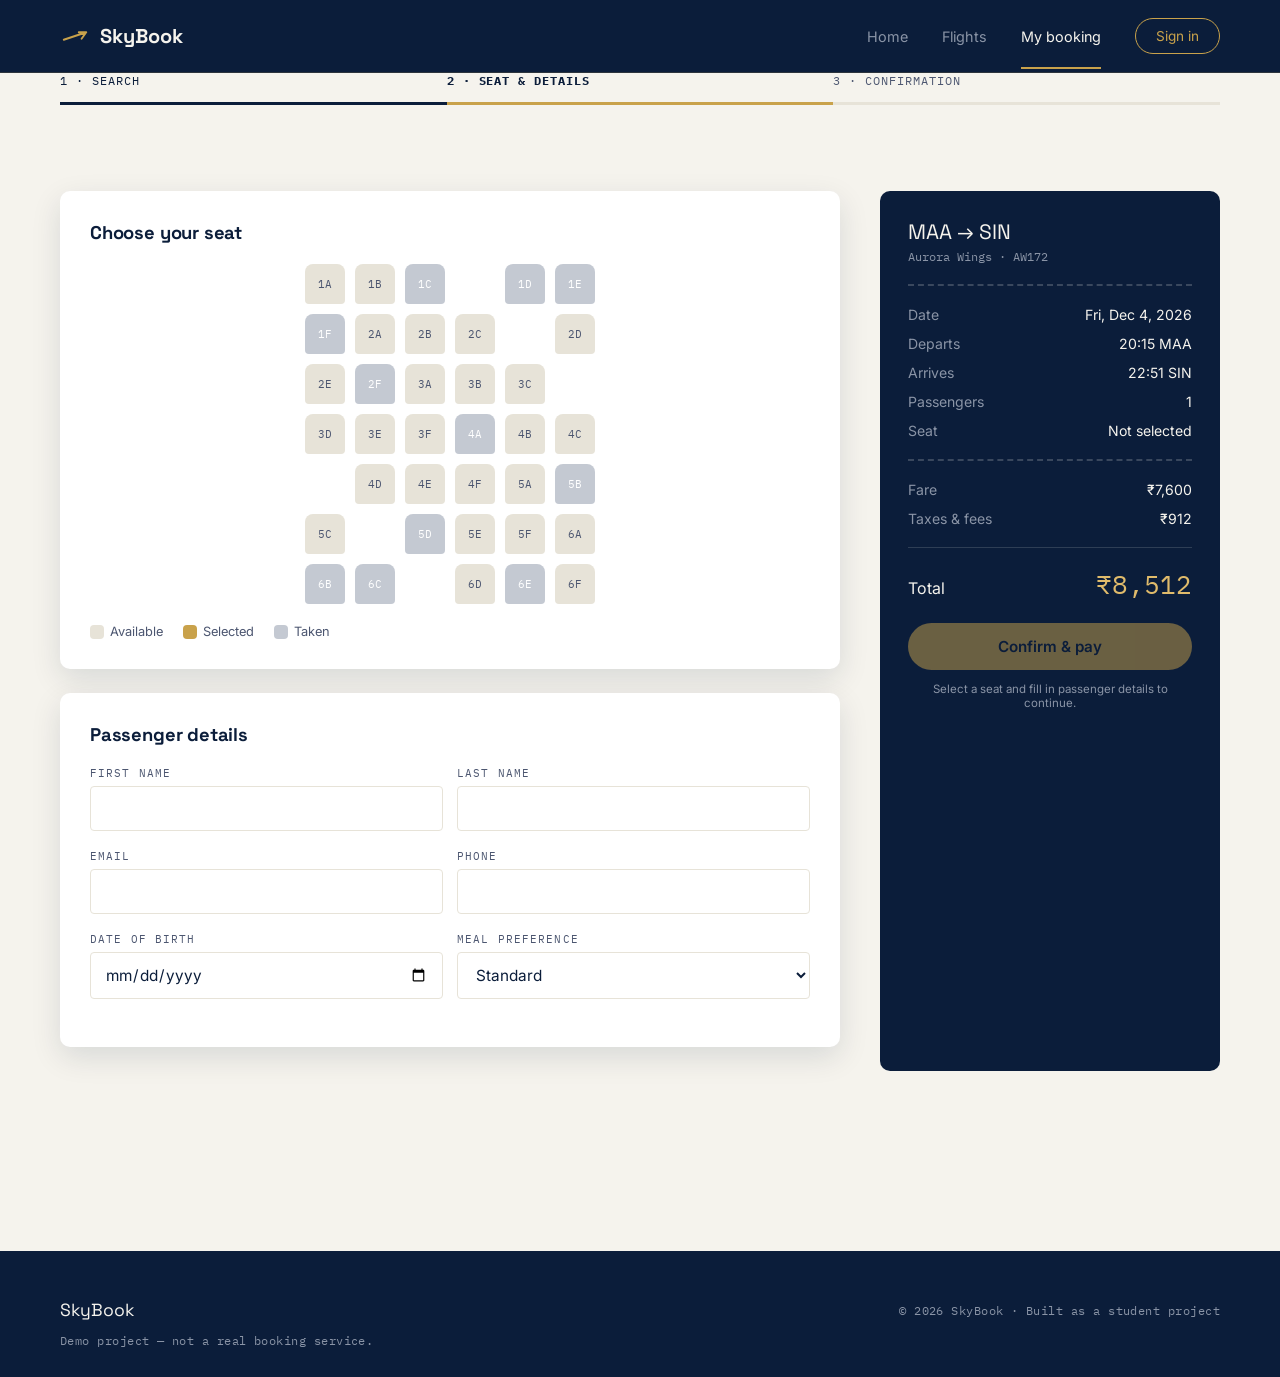
<file: booking.html>
<!DOCTYPE html>
<html lang="en">
<head>
<meta charset="UTF-8">
<meta name="viewport" content="width=device-width, initial-scale=1.0">
<title>Complete your booking — SkyBook</title>
<link rel="preconnect" href="https://fonts.googleapis.com">
<link href="https://fonts.googleapis.com/css2?family=Space+Grotesk:wght@500;700&family=Inter:wght@400;500;600&family=IBM+Plex+Mono:wght@400;500&display=swap" rel="stylesheet">
<link rel="stylesheet" href="style.css">
</head>
<body>

<nav class="navbar">
  <div class="container">
    <a href="home.html" class="brand">
      <svg class="mark" viewBox="0 0 32 32" fill="none"><path d="M4 20 L28 12 M28 12 L20 12 M28 12 L23 19" stroke-width="2" stroke-linecap="round" stroke-linejoin="round"/></svg>
      SkyBook
    </a>
    <div class="nav-links">
      <a href="home.html">Home</a>
      <a href="search.html">Flights</a>
      <a href="booking.html" class="active">My booking</a>
      <a href="login.html" data-auth-slot class="nav-cta">Sign in</a>
    </div>
  </div>
</nav>

<div class="container">
  <div class="steps-bar">
    <div class="step done">1 · Search</div>
    <div class="step active">2 · Seat &amp; details</div>
    <div class="step">3 · Confirmation</div>
  </div>

  <div class="booking-layout">
    <div>
      <div class="panel">
        <h3>Choose your seat</h3>
        <div class="seat-map" id="seat-map"></div>
        <div class="seat-legend">
          <span><span class="legend-chip" style="background:var(--cloud-dim)"></span>Available</span>
          <span><span class="legend-chip" style="background:var(--gold)"></span>Selected</span>
          <span><span class="legend-chip" style="background:var(--slate); opacity:.5"></span>Taken</span>
        </div>
      </div>

      <div class="panel">
        <h3>Passenger details</h3>
        <form id="passenger-form">
          <div class="form-row">
            <div class="form-group">
              <label for="p-first">First name</label>
              <input type="text" id="p-first" required>
            </div>
            <div class="form-group">
              <label for="p-last">Last name</label>
              <input type="text" id="p-last" required>
            </div>
          </div>
          <div class="form-row">
            <div class="form-group">
              <label for="p-email">Email</label>
              <input type="email" id="p-email" required>
            </div>
            <div class="form-group">
              <label for="p-phone">Phone</label>
              <input type="tel" id="p-phone" required>
            </div>
          </div>
          <div class="form-row">
            <div class="form-group">
              <label for="p-dob">Date of birth</label>
              <input type="date" id="p-dob" required>
            </div>
            <div class="form-group">
              <label for="p-meal">Meal preference</label>
              <select id="p-meal">
                <option>Standard</option>
                <option>Vegetarian</option>
                <option>Vegan</option>
                <option>Gluten-free</option>
              </select>
            </div>
          </div>
        </form>
      </div>
    </div>

    <aside class="summary-card">
      <div class="route" id="sum-route">— · —</div>
      <div class="sub-route" id="sum-flightno">—</div>
      <hr class="summary-divider">
      <div class="summary-row"><span>Date</span><span id="sum-date">—</span></div>
      <div class="summary-row"><span>Departs</span><span id="sum-dep">—</span></div>
      <div class="summary-row"><span>Arrives</span><span id="sum-arr">—</span></div>
      <div class="summary-row"><span>Passengers</span><span id="sum-pax">—</span></div>
      <div class="summary-row"><span>Seat</span><span id="sum-seat">Not selected</span></div>
      <hr class="summary-divider">
      <div class="summary-row"><span>Fare</span><span id="sum-fare">₹0</span></div>
      <div class="summary-row"><span>Taxes &amp; fees</span><span id="sum-taxes">₹0</span></div>
      <div class="summary-total"><span>Total</span><span class="amount" id="sum-total">₹0</span></div>
      <button type="button" id="confirm-btn" class="btn btn-primary btn-block" style="margin-top:22px;" disabled>Confirm &amp; pay</button>
      <p style="font-size:0.72rem; color:var(--slate); margin-top:12px; text-align:center;">Select a seat and fill in passenger details to continue.</p>
    </aside>
  </div>
</div>

<footer class="footer">
  <div class="container">
    <div>
      <div class="footer-brand">SkyBook</div>
      <small>Demo project — not a real booking service.</small>
    </div>
    <div><small>&copy; 2026 SkyBook · Built as a student project</small></div>
  </div>
</footer>

<script src="script.js"></script>
<script>
  const params = new URLSearchParams(window.location.search);
  const fid = params.get("fid");
  const from = params.get("from") || "MAA";
  const to = params.get("to") || "SIN";
  const date = params.get("date") || new Date().toISOString().slice(0, 10);
  const passengers = parseInt(params.get("passengers") || "1");

  const flights = generateFlights(from, to, date);
  const flight = flights.find(f => f.id === fid) || flights[0];

  document.getElementById("sum-route").textContent = `${from} → ${to}`;
  document.getElementById("sum-flightno").textContent = `${flight.airline} · ${flight.flightNo}`;
  document.getElementById("sum-date").textContent = fmtDateLong(date + "T00:00:00");
  document.getElementById("sum-dep").textContent = `${fmtTime(flight.depTime)} ${from}`;
  document.getElementById("sum-arr").textContent = `${fmtTime(flight.arrTime)} ${to}`;
  document.getElementById("sum-pax").textContent = passengers;

  const fare = flight.price * passengers;
  const taxes = Math.round(fare * 0.12);
  document.getElementById("sum-fare").textContent = fmtMoney(fare);
  document.getElementById("sum-taxes").textContent = fmtMoney(taxes);
  document.getElementById("sum-total").textContent = fmtMoney(fare + taxes);

  // ---- Seat map ----
  const seatMap = document.getElementById("seat-map");
  const rows = 6;
  const cols = ["A", "B", "C", "", "D", "E", "F"];
  const seedTaken = (from + to).split("").reduce((a, c) => a + c.charCodeAt(0), 0);
  let selectedSeat = null;

  for (let r = 1; r <= rows; r++) {
    cols.forEach((c, ci) => {
      if (c === "") {
        const gap = document.createElement("div");
        gap.className = "seat aisle-gap";
        seatMap.appendChild(gap);
        return;
      }
      const seatId = `${r}${c}`;
      const btn = document.createElement("button");
      btn.type = "button";
      btn.className = "seat";
      btn.textContent = seatId;
      const isTaken = seededRandom(seedTaken + r * 7 + ci) < 0.22;
      if (isTaken) btn.classList.add("taken");
      btn.addEventListener("click", () => {
        if (btn.classList.contains("taken")) return;
        document.querySelectorAll(".seat.selected").forEach(s => s.classList.remove("selected"));
        btn.classList.add("selected");
        selectedSeat = seatId;
        document.getElementById("sum-seat").textContent = seatId;
        checkReady();
      });
      seatMap.appendChild(btn);
    });
  }

  // ---- Form validation gate ----
  const form = document.getElementById("passenger-form");
  const confirmBtn = document.getElementById("confirm-btn");

  function checkReady() {
    confirmBtn.disabled = !(selectedSeat && form.checkValidity());
  }
  form.addEventListener("input", checkReady);

  confirmBtn.addEventListener("click", () => {
    if (!selectedSeat || !form.checkValidity()) {
      form.reportValidity();
      return;
    }
    const booking = {
      pnr: pnr(),
      airline: flight.airline,
      flightNo: flight.flightNo,
      from, to, date,
      depTime: flight.depTime,
      arrTime: flight.arrTime,
      seat: selectedSeat,
      passengerFirst: document.getElementById("p-first").value,
      passengerLast: document.getElementById("p-last").value,
      email: document.getElementById("p-email").value,
      passengers,
      total: fare + taxes
    };
    setState({ lastBooking: booking });
    window.location.href = "confirmation.html";
  });
</script>
</body>
</html>
</file>
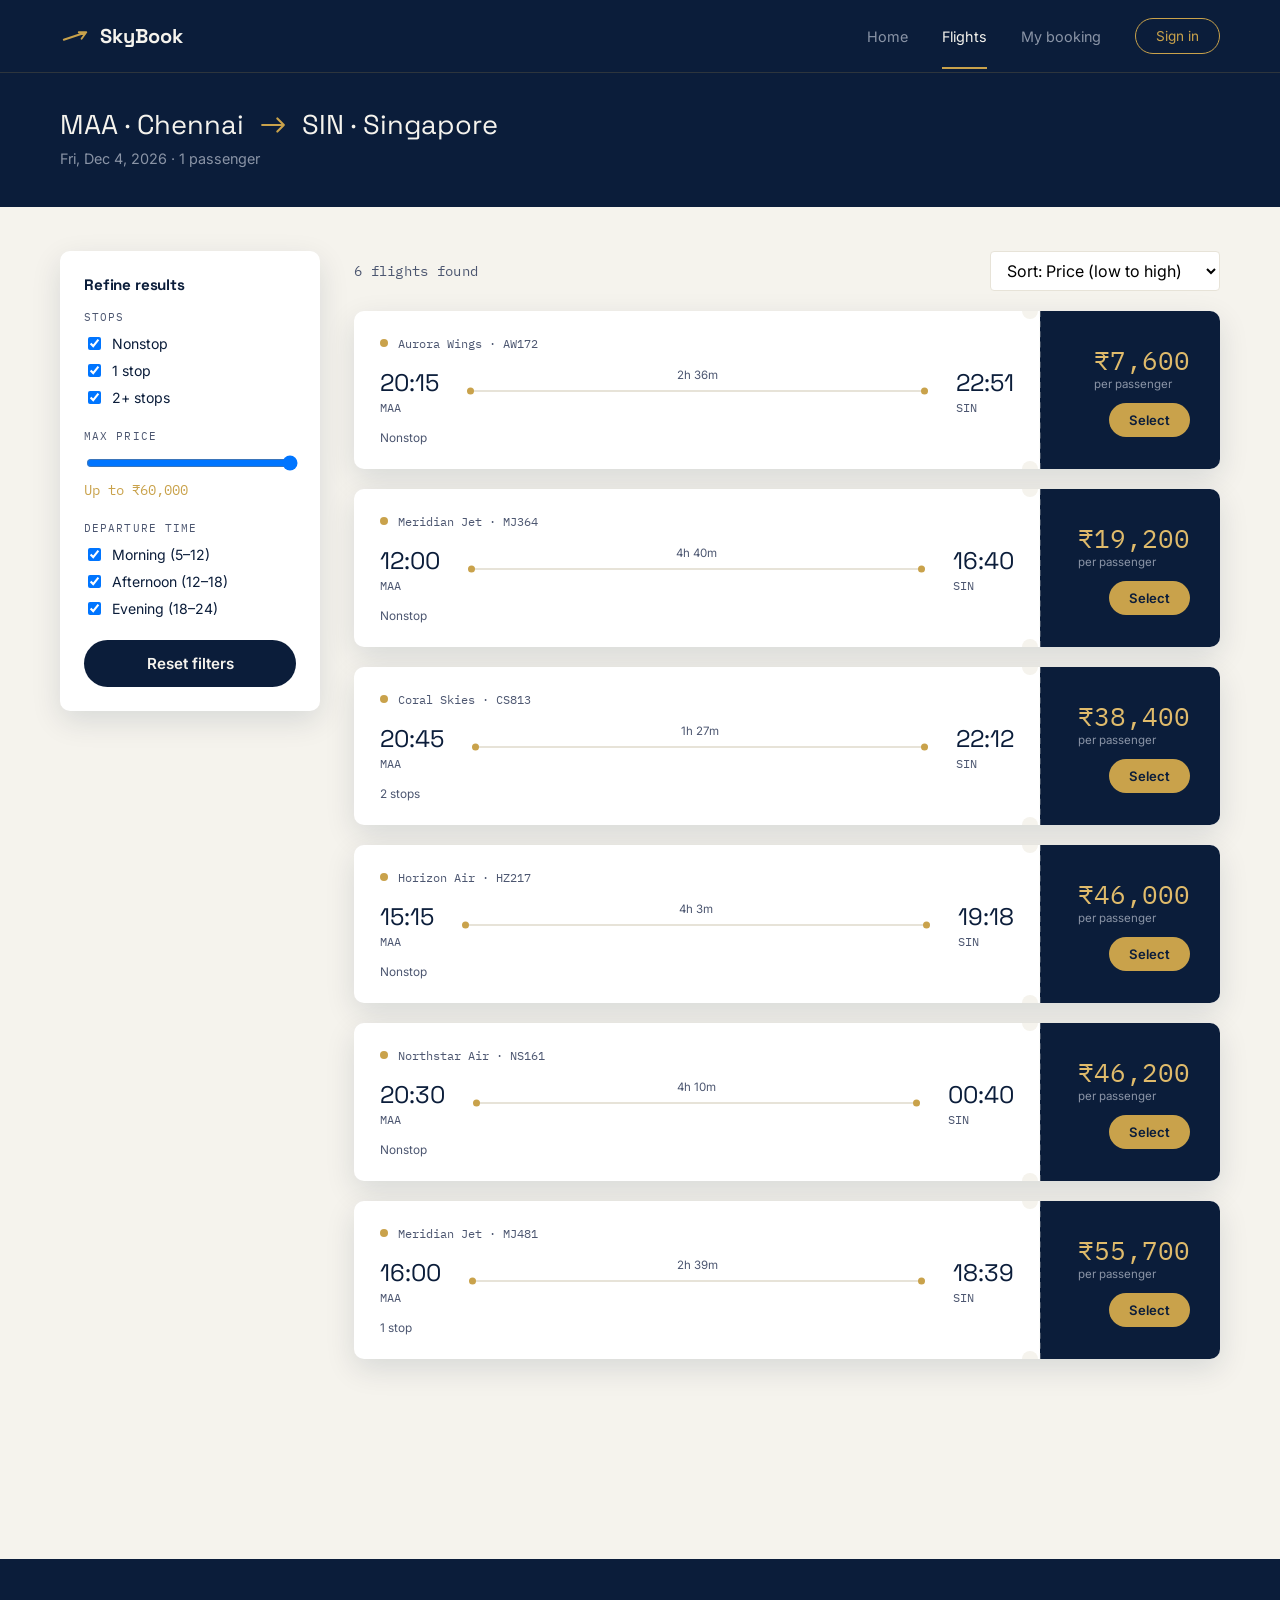
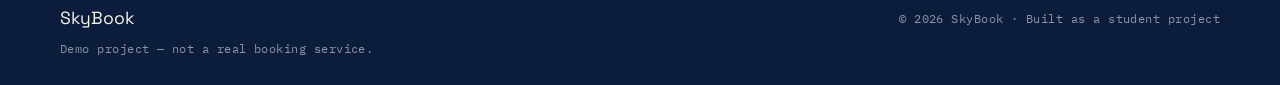
<file: confirmation.html>
<!DOCTYPE html>
<html lang="en">
<head>
<meta charset="UTF-8">
<meta name="viewport" content="width=device-width, initial-scale=1.0">
<title>Booking confirmed — SkyBook</title>
<link rel="preconnect" href="https://fonts.googleapis.com">
<link href="https://fonts.googleapis.com/css2?family=Space+Grotesk:wght@500;700&family=Inter:wght@400;500;600&family=IBM+Plex+Mono:wght@400;500&display=swap" rel="stylesheet">
<link rel="stylesheet" href="style.css">
</head>
<body>

<nav class="navbar">
  <div class="container">
    <a href="home.html" class="brand">
      <svg class="mark" viewBox="0 0 32 32" fill="none"><path d="M4 20 L28 12 M28 12 L20 12 M28 12 L23 19" stroke-width="2" stroke-linecap="round" stroke-linejoin="round"/></svg>
      SkyBook
    </a>
    <div class="nav-links">
      <a href="home.html">Home</a>
      <a href="search.html">Flights</a>
      <a href="booking.html">My booking</a>
      <a href="login.html" data-auth-slot class="nav-cta">Sign in</a>
    </div>
  </div>
</nav>

<div class="container">
  <div class="steps-bar">
    <div class="step done">1 · Search</div>
    <div class="step done">2 · Seat &amp; details</div>
    <div class="step active">3 · Confirmation</div>
  </div>
</div>

<section class="confirm-hero">
  <div class="container">
    <div class="check-badge">
      <svg width="30" height="30" viewBox="0 0 24 24" fill="none"><path d="M4 12 L10 18 L20 6" stroke="#C9A24B" stroke-width="2.4" stroke-linecap="round" stroke-linejoin="round"/></svg>
    </div>
    <span class="eyebrow">Payment successful</span>
    <h1 style="font-size:clamp(1.8rem,4vw,2.6rem); margin-top:12px;">You're booked, <span id="hero-name">traveler</span>.</h1>
    <p style="color:var(--slate); margin-top:12px;">Your e-boarding pass is below — save it or check in online 24 hours before departure.</p>
  </div>
</section>

<div class="container">
  <div class="boarding-pass" id="boarding-pass">
    <span class="hole top"></span><span class="hole bottom"></span>
    <div class="bp-main">
      <div class="bp-top">
        <div class="airline" id="bp-airline">Airline</div>
        <div class="pnr">PNR <span id="bp-pnr">——————</span></div>
      </div>

      <div class="bp-route">
        <div>
          <div class="city" id="bp-from-city">MAA</div>
          <div class="code" id="bp-from-code">Chennai</div>
        </div>
        <svg class="plane-icon" viewBox="0 0 24 24" fill="none"><path d="M2 12 L22 12 M22 12 L16 6 M22 12 L16 18" stroke-width="2" stroke-linecap="round" stroke-linejoin="round"/></svg>
        <div>
          <div class="city" id="bp-to-city">SIN</div>
          <div class="code" id="bp-to-code">Singapore</div>
        </div>
      </div>

      <div class="bp-grid">
        <div class="item"><div class="k">Passenger</div><div class="v" id="bp-passenger">—</div></div>
        <div class="item"><div class="k">Flight</div><div class="v" id="bp-flightno">—</div></div>
        <div class="item"><div class="k">Date</div><div class="v" id="bp-date">—</div></div>
        <div class="item"><div class="k">Seat</div><div class="v" id="bp-seat">—</div></div>
      </div>
    </div>

    <div class="bp-stub">
      <div>
        <div class="k">Boarding</div>
        <div class="v" id="bp-boarding">—</div>
      </div>
      <div>
        <div class="k">Gate</div>
        <div class="v" id="bp-gate">—</div>
      </div>
      <div>
        <div class="k">Total paid</div>
        <div class="v" id="bp-total">—</div>
      </div>
      <div class="bp-barcode" id="bp-barcode"></div>
    </div>
  </div>

  <div class="confirm-actions">
    <button type="button" class="btn btn-dark" id="print-pass-btn" onclick="printBoardingPass()">Print / download boarding pass</button>
    <button type="button" class="btn btn-primary" id="print-receipt-btn" onclick="printReceipt()" style="display:none;">Print / download receipt</button>
    <a href="home.html" class="btn btn-ghost" style="border-color:var(--cloud-dim); color:var(--ink);">Back to home</a>
  </div>
  <p id="print-confirm-msg" style="display:none; text-align:center; color:var(--success); font-size:0.9rem; margin-top:14px;">
    ✓ Boarding pass sent to your printer — choose "Save as PDF" to download it. Your receipt button is ready above.
  </p>
  <p id="print-confirm-msg-2" style="display:none; text-align:center; color:var(--success); font-size:0.9rem; margin-top:14px;">
    ✓ Receipt sent to your printer — choose "Save as PDF" in the print dialog to download it.
  </p>

  <div class="receipt-card" id="receipt-card">
    <div class="receipt-head">
      <div>
        <div class="receipt-title">Payment receipt</div>
        <div class="receipt-sub">Receipt No. <span id="rc-number">—</span></div>
      </div>
      <div class="receipt-sub" id="rc-date">—</div>
    </div>
    <hr class="summary-divider" style="border-top-color: var(--cloud-dim);">
    <div class="receipt-row"><span>Passenger</span><span id="rc-passenger">—</span></div>
    <div class="receipt-row"><span>Route</span><span id="rc-route">—</span></div>
    <div class="receipt-row"><span>Flight / Date</span><span id="rc-flight">—</span></div>
    <div class="receipt-row"><span>Passengers</span><span id="rc-pax">—</span></div>
    <hr class="summary-divider" style="border-top-color: var(--cloud-dim);">
    <div class="receipt-row"><span>Base fare</span><span id="rc-fare">—</span></div>
    <div class="receipt-row"><span>Taxes &amp; fees</span><span id="rc-taxes">—</span></div>
    <div class="receipt-row receipt-total"><span>Total paid</span><span id="rc-total">—</span></div>
    <hr class="summary-divider" style="border-top-color: var(--cloud-dim);">
    <div class="receipt-row"><span>Payment method</span><span id="rc-payment">Visa •••• 4242</span></div>
    <div class="receipt-row"><span>Status</span><span style="color: var(--success); font-weight:600;">Paid</span></div>
  </div>
</div>

<footer class="footer">
  <div class="container">
    <div>
      <div class="footer-brand">SkyBook</div>
      <small>Demo project — not a real booking service.</small>
    </div>
    <div><small>&copy; 2026 SkyBook · Built as a student project</small></div>
  </div>
</footer>

<script src="script.js"></script>
<script>
  const state = getState();
  const booking = state.lastBooking;

  if (!booking) {
    // No booking in state — send back to search rather than show an empty pass
    window.location.href = "search.html";
  } else {
    document.getElementById("hero-name").textContent = booking.passengerFirst || "traveler";
    document.getElementById("bp-airline").textContent = booking.airline;
    document.getElementById("bp-pnr").textContent = booking.pnr;
    document.getElementById("bp-from-city").textContent = booking.from;
    document.getElementById("bp-from-code").textContent = AIRPORTS[booking.from] || booking.from;
    document.getElementById("bp-to-city").textContent = booking.to;
    document.getElementById("bp-to-code").textContent = AIRPORTS[booking.to] || booking.to;
    document.getElementById("bp-passenger").textContent = `${booking.passengerFirst} ${booking.passengerLast}`;
    document.getElementById("bp-flightno").textContent = booking.flightNo;
    document.getElementById("bp-date").textContent = fmtDateLong(booking.date + "T00:00:00");
    document.getElementById("bp-seat").textContent = booking.seat;
    document.getElementById("bp-total").textContent = fmtMoney(booking.total);

    const boardingTime = new Date(new Date(booking.depTime).getTime() - 40 * 60000);
    document.getElementById("bp-boarding").textContent = fmtTime(boardingTime.toISOString());
    document.getElementById("bp-gate").textContent = String.fromCharCode(65 + (booking.pnr.charCodeAt(0) % 6)) + (10 + (booking.pnr.charCodeAt(1) % 20));

    // Fake barcode
    const barcode = document.getElementById("bp-barcode");
    for (let i = 0; i < 40; i++) {
      const bar = document.createElement("div");
      bar.style.height = `${20 + Math.floor(seededRandom(i + booking.pnr.length) * 22)}px`;
      barcode.appendChild(bar);
    }

    // Payment receipt
    const fareOnly = Math.round(booking.total / 1.12);
    const taxesOnly = booking.total - fareOnly;
    document.getElementById("rc-number").textContent = "RC-" + booking.pnr;
    document.getElementById("rc-date").textContent = fmtDateLong(new Date().toISOString());
    document.getElementById("rc-passenger").textContent = `${booking.passengerFirst} ${booking.passengerLast}`;
    document.getElementById("rc-route").textContent = `${booking.from} \u2192 ${booking.to}`;
    document.getElementById("rc-flight").textContent = `${booking.flightNo} \u00b7 ${fmtDateLong(booking.date + "T00:00:00")}`;
    document.getElementById("rc-pax").textContent = booking.passengers;
    document.getElementById("rc-fare").textContent = fmtMoney(fareOnly);
    document.getElementById("rc-taxes").textContent = fmtMoney(taxesOnly);
    document.getElementById("rc-total").textContent = fmtMoney(booking.total);
  }

  function printBoardingPass() {
    document.body.classList.add("printing-pass");
    window.print();
  }

  function printReceipt() {
    document.body.classList.add("printing-receipt");
    window.print();
  }

  window.addEventListener("afterprint", () => {
    if (document.body.classList.contains("printing-pass")) {
      document.body.classList.remove("printing-pass");
      document.getElementById("print-confirm-msg").style.display = "block";
      document.getElementById("print-confirm-msg-2").style.display = "none";
      document.getElementById("print-receipt-btn").style.display = "inline-flex";
    } else if (document.body.classList.contains("printing-receipt")) {
      document.body.classList.remove("printing-receipt");
      document.getElementById("print-confirm-msg-2").style.display = "block";
      document.getElementById("print-confirm-msg").style.display = "none";
    }
  });
</script>
</body>
</html>
</file>
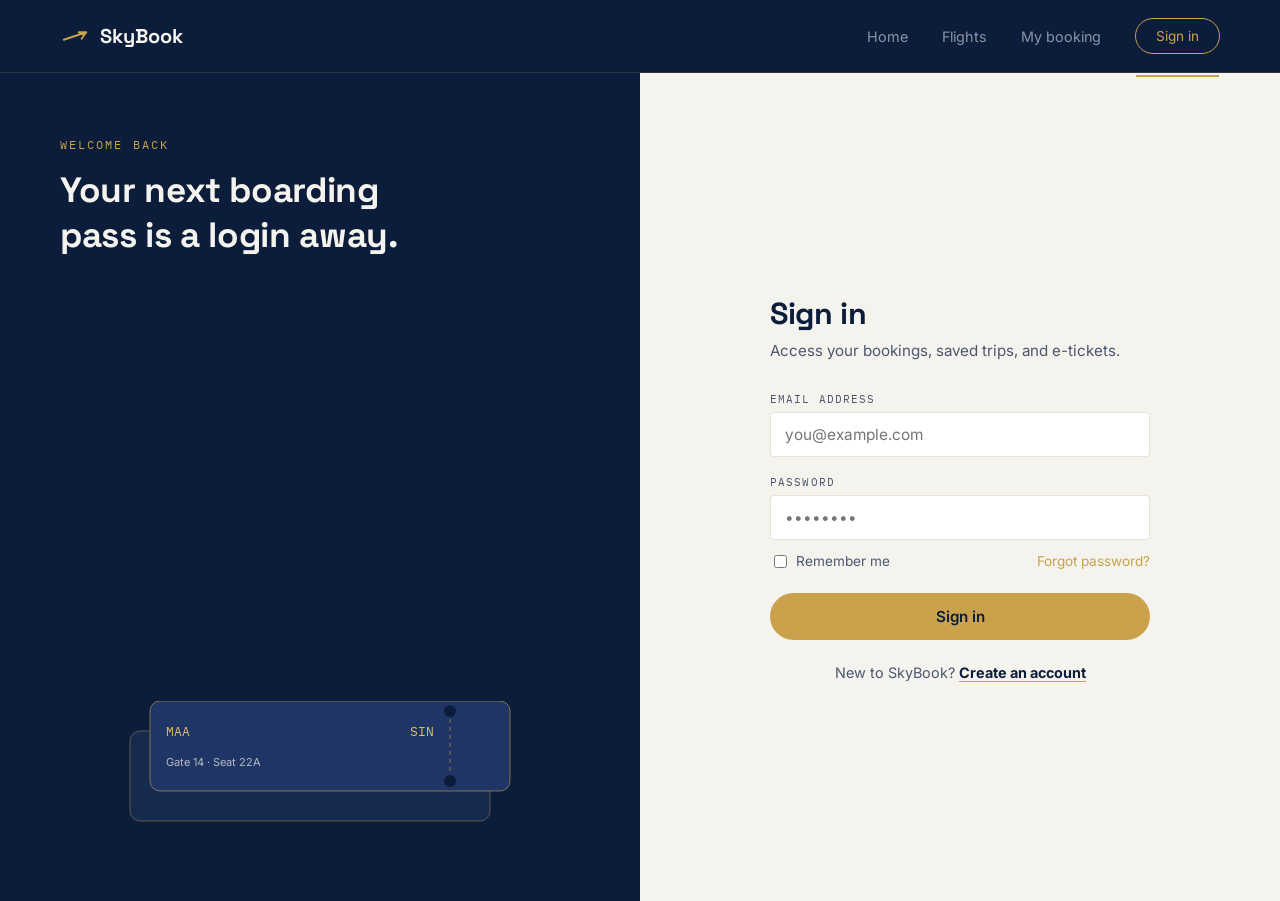
<file: login.html>
<!DOCTYPE html>
<html lang="en">
<head>
<meta charset="UTF-8">
<meta name="viewport" content="width=device-width, initial-scale=1.0">
<title>Sign in — SkyBook</title>
<link rel="preconnect" href="https://fonts.googleapis.com">
<link href="https://fonts.googleapis.com/css2?family=Space+Grotesk:wght@500;700&family=Inter:wght@400;500;600&family=IBM+Plex+Mono:wght@400;500&display=swap" rel="stylesheet">
<link rel="stylesheet" href="style.css">
</head>
<body>

<nav class="navbar">
  <div class="container">
    <a href="home.html" class="brand">
      <svg class="mark" viewBox="0 0 32 32" fill="none"><path d="M4 20 L28 12 M28 12 L20 12 M28 12 L23 19" stroke-width="2" stroke-linecap="round" stroke-linejoin="round"/></svg>
      SkyBook
    </a>
    <div class="nav-links">
      <a href="home.html">Home</a>
      <a href="search.html">Flights</a>
      <a href="booking.html">My booking</a>
      <a href="login.html" data-auth-slot class="nav-cta active">Sign in</a>
    </div>
  </div>
</nav>

<div class="auth-shell">
  <div class="auth-visual">
    <div>
      <span class="eyebrow">Welcome back</span>
      <h1 style="color:#F5F3ED; font-size:2.2rem; margin-top:14px; max-width:380px;">Your next boarding pass is a login away.</h1>
    </div>
    <div class="ticket-stack">
      <svg width="100%" height="140" viewBox="0 0 400 140" fill="none">
        <rect x="10" y="30" width="360" height="90" rx="10" fill="#16294F" stroke="#C9A24B" stroke-opacity="0.4"/>
        <rect x="30" y="0" width="360" height="90" rx="10" fill="#1E3565" stroke="#C9A24B" stroke-opacity="0.6"/>
        <line x1="330" y1="10" x2="330" y2="80" stroke="#C9A24B" stroke-dasharray="4 4" stroke-opacity="0.6"/>
        <circle cx="330" cy="10" r="6" fill="#0B1D3A"/>
        <circle cx="330" cy="80" r="6" fill="#0B1D3A"/>
        <text x="46" y="35" fill="#E0BB6B" font-family="IBM Plex Mono" font-size="13">MAA</text>
        <text x="290" y="35" fill="#E0BB6B" font-family="IBM Plex Mono" font-size="13">SIN</text>
        <text x="46" y="65" fill="#F5F3ED" font-family="Inter" font-size="11" opacity="0.7">Gate 14 · Seat 22A</text>
      </svg>
    </div>
  </div>

  <div class="auth-form-side">
    <div class="auth-card">
      <h1>Sign in</h1>
      <p class="sub">Access your bookings, saved trips, and e-tickets.</p>

      <div class="error-msg" id="error-msg">Enter a valid email and password (min 6 characters).</div>

      <form id="login-form">
        <div class="form-group">
          <label for="email">Email address</label>
          <input type="email" id="email" placeholder="you@example.com" required>
        </div>
        <div class="form-group">
          <label for="password">Password</label>
          <input type="password" id="password" placeholder="••••••••" required minlength="6">
        </div>
        <div class="form-foot">
          <label style="display:flex; align-items:center; gap:6px; color:var(--slate-dark);">
            <input type="checkbox" style="width:auto;"> Remember me
          </label>
          <a href="#">Forgot password?</a>
        </div>
        <button type="submit" class="btn btn-primary btn-block">Sign in</button>
      </form>

      <p class="switch-line">New to SkyBook? <a href="signup.html">Create an account</a></p>
    </div>
  </div>
</div>

<script src="script.js"></script>
<script>
  document.getElementById("login-form").addEventListener("submit", (e) => {
    e.preventDefault();
    const email = document.getElementById("email").value.trim();
    const password = document.getElementById("password").value;
    const errorBox = document.getElementById("error-msg");

    if (!email.includes("@") || password.length < 6) {
      errorBox.classList.add("show");
      return;
    }
    errorBox.classList.remove("show");
    fakeSignIn(email);

    // Return to wherever the user was headed, default to booking flow
    const redirect = new URLSearchParams(window.location.search).get("redirect");
    window.location.href = redirect || "index.html";
  });
</script>
</body>
</html>
</file>
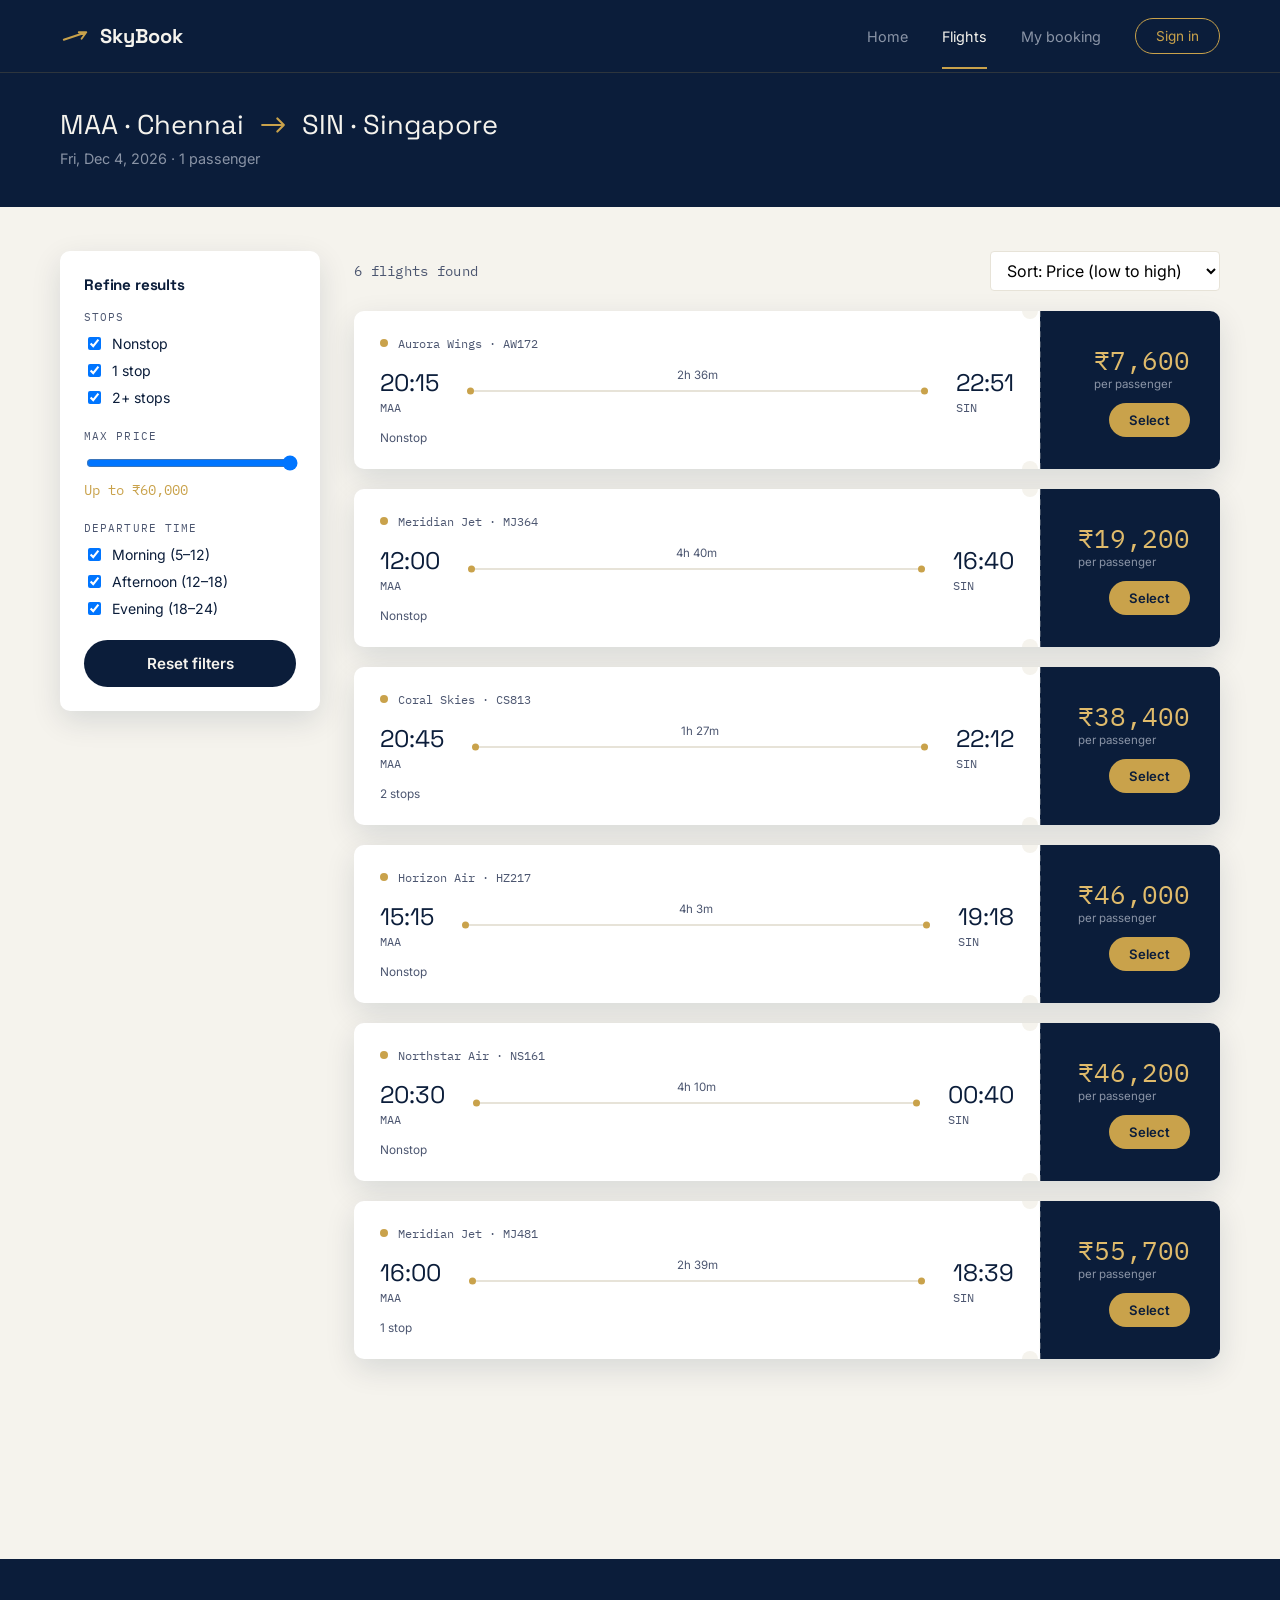
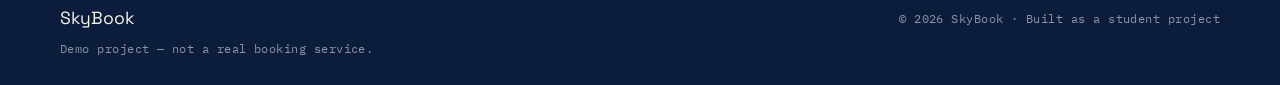
<file: search.html>
<!DOCTYPE html>
<html lang="en">
<head>
<meta charset="UTF-8">
<meta name="viewport" content="width=device-width, initial-scale=1.0">
<title>Flight results — SkyBook</title>
<link rel="preconnect" href="https://fonts.googleapis.com">
<link href="https://fonts.googleapis.com/css2?family=Space+Grotesk:wght@500;700&family=Inter:wght@400;500;600&family=IBM+Plex+Mono:wght@400;500&display=swap" rel="stylesheet">
<link rel="stylesheet" href="style.css">
</head>
<body>

<nav class="navbar">
  <div class="container">
    <a href="home.html" class="brand">
      <svg class="mark" viewBox="0 0 32 32" fill="none"><path d="M4 20 L28 12 M28 12 L20 12 M28 12 L23 19" stroke-width="2" stroke-linecap="round" stroke-linejoin="round"/></svg>
      SkyBook
    </a>
    <div class="nav-links">
      <a href="home.html">Home</a>
      <a href="search.html" class="active">Flights</a>
      <a href="booking.html">My booking</a>
      <a href="login.html" data-auth-slot class="nav-cta">Sign in</a>
    </div>
  </div>
</nav>

<header class="results-header">
  <div class="container">
    <div class="route-line">
      <span id="route-from">MAA</span>
      <svg viewBox="0 0 24 24" fill="none"><path d="M2 12 L22 12 M22 12 L16 6 M22 12 L16 18" stroke-width="2" stroke-linecap="round" stroke-linejoin="round"/></svg>
      <span id="route-to">SIN</span>
    </div>
    <div class="results-meta" id="results-meta">Loading flights…</div>
  </div>
</header>

<div class="container">
  <div class="results-body">
    <aside class="filters">
      <h3>Refine results</h3>

      <div class="filter-group">
        <div class="fg-title">Stops</div>
        <label class="filter-option"><input type="checkbox" class="stop-filter" value="0" checked> Nonstop</label>
        <label class="filter-option"><input type="checkbox" class="stop-filter" value="1" checked> 1 stop</label>
        <label class="filter-option"><input type="checkbox" class="stop-filter" value="2" checked> 2+ stops</label>
      </div>

      <div class="filter-group">
        <div class="fg-title">Max price</div>
        <input type="range" id="price-range" min="5000" max="60000" step="1000" value="60000" style="width:100%">
        <div class="range-value" id="price-range-value">Up to ₹60,000</div>
      </div>

      <div class="filter-group">
        <div class="fg-title">Departure time</div>
        <label class="filter-option"><input type="checkbox" class="time-filter" value="morning" checked> Morning (5–12)</label>
        <label class="filter-option"><input type="checkbox" class="time-filter" value="afternoon" checked> Afternoon (12–18)</label>
        <label class="filter-option"><input type="checkbox" class="time-filter" value="evening" checked> Evening (18–24)</label>
      </div>

      <button type="button" id="reset-filters" class="btn btn-dark btn-block">Reset filters</button>
    </aside>

    <main>
      <div class="sort-bar">
        <div class="mono" id="result-count" style="font-size:0.85rem; color:var(--slate-dark);"></div>
        <select id="sort-select">
          <option value="price">Sort: Price (low to high)</option>
          <option value="duration">Sort: Duration (shortest)</option>
          <option value="departure">Sort: Departure (earliest)</option>
        </select>
      </div>

      <div id="flight-list"></div>
      <p id="empty-state" style="display:none; color:var(--slate-dark); padding:40px 0; text-align:center;">
        No flights match those filters — try widening your search on the left.
      </p>
    </main>
  </div>
</div>

<footer class="footer">
  <div class="container">
    <div>
      <div class="footer-brand">SkyBook</div>
      <small>Demo project — not a real booking service.</small>
    </div>
    <div><small>&copy; 2026 SkyBook · Built as a student project</small></div>
  </div>
</footer>

<script src="script.js"></script>
<script>
  const params = new URLSearchParams(window.location.search);
  const from = params.get("from") || "MAA";
  const to = params.get("to") || "SIN";
  const date = params.get("date") || new Date().toISOString().slice(0, 10);
  const passengers = params.get("passengers") || "1";

  document.getElementById("route-from").textContent = `${from} · ${AIRPORTS[from] || from}`;
  document.getElementById("route-to").textContent = `${to} · ${AIRPORTS[to] || to}`;
  document.getElementById("results-meta").textContent =
    `${fmtDateLong(date + "T00:00:00")} · ${passengers} passenger${passengers > 1 ? "s" : ""}`;

  const allFlights = generateFlights(from, to, date);

  function getTimeBucket(iso) {
    const h = new Date(iso).getHours();
    if (h < 12) return "morning";
    if (h < 18) return "afternoon";
    return "evening";
  }

  function applyFilters() {
    const activeStops = [...document.querySelectorAll(".stop-filter:checked")].map(el => parseInt(el.value));
    const activeTimes = [...document.querySelectorAll(".time-filter:checked")].map(el => el.value);
    const maxPrice = parseInt(document.getElementById("price-range").value);

    return allFlights.filter(f => {
      const stopBucket = f.stops >= 2 ? 2 : f.stops;
      if (!activeStops.includes(stopBucket)) return false;
      if (!activeTimes.includes(getTimeBucket(f.depTime))) return false;
      if (f.price > maxPrice) return false;
      return true;
    });
  }

  function sortFlights(list) {
    const mode = document.getElementById("sort-select").value;
    const copy = [...list];
    if (mode === "price") copy.sort((a, b) => a.price - b.price);
    if (mode === "duration") copy.sort((a, b) => a.durationMin - b.durationMin);
    if (mode === "departure") copy.sort((a, b) => new Date(a.depTime) - new Date(b.depTime));
    return copy;
  }

  function stopsLabel(stops) {
    if (stops === 0) return "Nonstop";
    if (stops === 1) return "1 stop";
    return `${stops} stops`;
  }

  function render() {
    const filtered = sortFlights(applyFilters());
    const list = document.getElementById("flight-list");
    const empty = document.getElementById("empty-state");
    document.getElementById("result-count").textContent = `${filtered.length} flight${filtered.length !== 1 ? "s" : ""} found`;

    list.innerHTML = "";
    if (filtered.length === 0) {
      empty.style.display = "block";
      return;
    }
    empty.style.display = "none";

    filtered.forEach(f => {
      const card = document.createElement("a");
      card.href = `booking.html?fid=${encodeURIComponent(f.id)}&from=${from}&to=${to}&date=${date}&passengers=${passengers}`;
      card.className = "flight-card";
      card.innerHTML = `
        <span class="hole top"></span><span class="hole bottom"></span>
        <div class="flight-main">
          <div class="flight-airline"><span class="dot"></span>${f.airline} · ${f.flightNo}</div>
          <div class="flight-times">
            <div><div class="time">${fmtTime(f.depTime)}</div><div class="airport">${from}</div></div>
            <div class="flight-path-mini"><div class="duration">${fmtDuration(f.durationMin)}</div></div>
            <div><div class="time">${fmtTime(f.arrTime)}</div><div class="airport">${to}</div></div>
          </div>
          <div class="flight-stops">${stopsLabel(f.stops)}</div>
        </div>
        <div class="flight-price-panel">
          <div>
            <div class="price">${fmtMoney(f.price)}</div>
            <div class="price-sub">per passenger</div>
          </div>
          <span class="btn btn-primary" style="pointer-events:none; padding:9px 20px; font-size:0.82rem;">Select</span>
        </div>
      `;
      list.appendChild(card);
    });
  }

  document.querySelectorAll(".stop-filter, .time-filter").forEach(el => el.addEventListener("change", render));
  document.getElementById("price-range").addEventListener("input", (e) => {
    document.getElementById("price-range-value").textContent = `Up to ₹${parseInt(e.target.value).toLocaleString("en-IN")}`;
    render();
  });
  document.getElementById("sort-select").addEventListener("change", render);
  document.getElementById("reset-filters").addEventListener("click", () => {
    document.querySelectorAll(".stop-filter, .time-filter").forEach(el => el.checked = true);
    document.getElementById("price-range").value = 60000;
    document.getElementById("price-range-value").textContent = "Up to ₹60,000";
    render();
  });

  render();
</script>
</body>
</html>
</file>
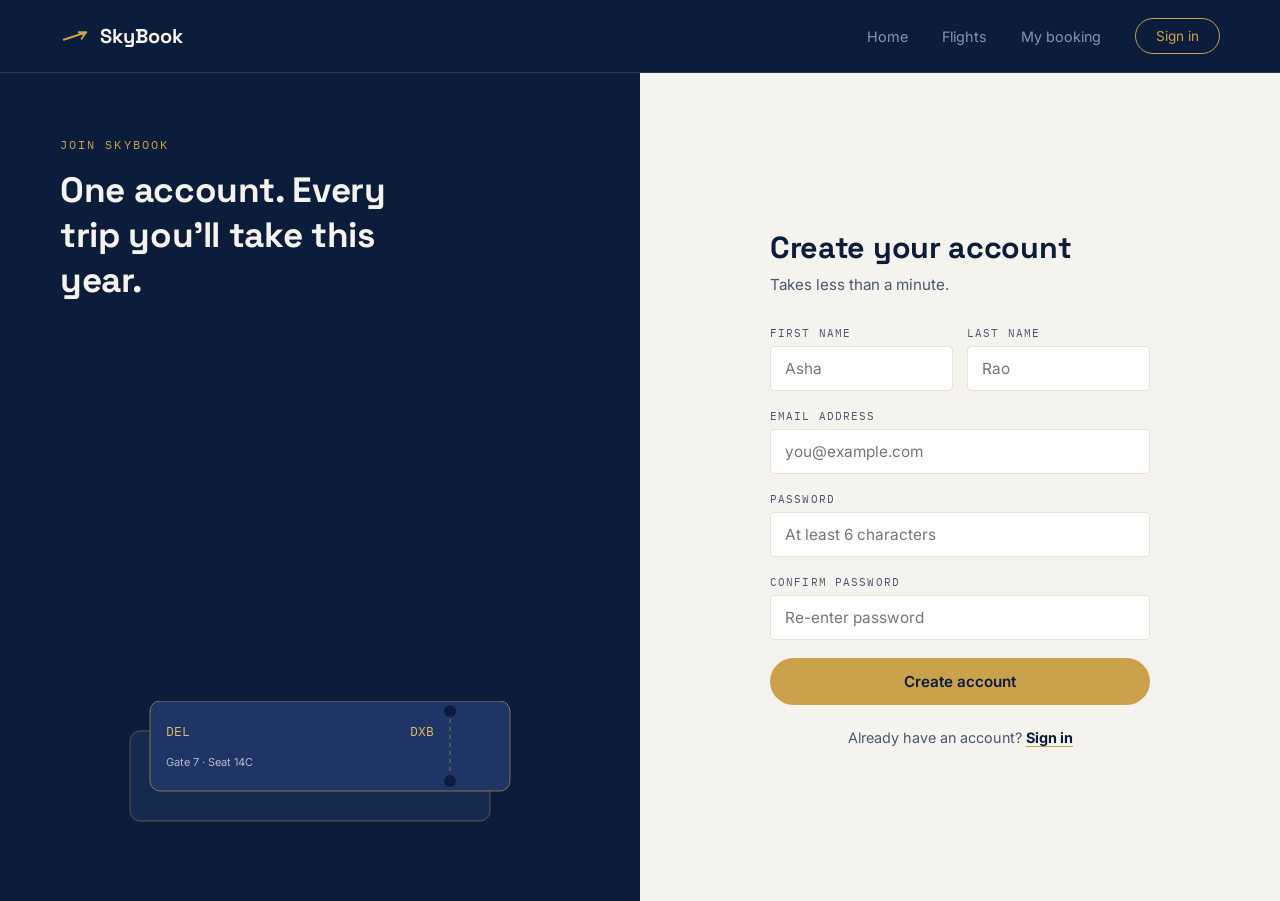
<file: signup.html>
<!DOCTYPE html>
<html lang="en">
<head>
<meta charset="UTF-8">
<meta name="viewport" content="width=device-width, initial-scale=1.0">
<title>Create account — SkyBook</title>
<link rel="preconnect" href="https://fonts.googleapis.com">
<link href="https://fonts.googleapis.com/css2?family=Space+Grotesk:wght@500;700&family=Inter:wght@400;500;600&family=IBM+Plex+Mono:wght@400;500&display=swap" rel="stylesheet">
<link rel="stylesheet" href="style.css">
</head>
<body>

<nav class="navbar">
  <div class="container">
    <a href="home.html" class="brand">
      <svg class="mark" viewBox="0 0 32 32" fill="none"><path d="M4 20 L28 12 M28 12 L20 12 M28 12 L23 19" stroke-width="2" stroke-linecap="round" stroke-linejoin="round"/></svg>
      SkyBook
    </a>
    <div class="nav-links">
      <a href="home.html">Home</a>
      <a href="search.html">Flights</a>
      <a href="booking.html">My booking</a>
      <a href="login.html" data-auth-slot class="nav-cta">Sign in</a>
    </div>
  </div>
</nav>

<div class="auth-shell">
  <div class="auth-visual">
    <div>
      <span class="eyebrow">Join SkyBook</span>
      <h1 style="color:#F5F3ED; font-size:2.2rem; margin-top:14px; max-width:380px;">One account. Every trip you'll take this year.</h1>
    </div>
    <div class="ticket-stack">
      <svg width="100%" height="140" viewBox="0 0 400 140" fill="none">
        <rect x="10" y="30" width="360" height="90" rx="10" fill="#16294F" stroke="#C9A24B" stroke-opacity="0.4"/>
        <rect x="30" y="0" width="360" height="90" rx="10" fill="#1E3565" stroke="#C9A24B" stroke-opacity="0.6"/>
        <line x1="330" y1="10" x2="330" y2="80" stroke="#C9A24B" stroke-dasharray="4 4" stroke-opacity="0.6"/>
        <circle cx="330" cy="10" r="6" fill="#0B1D3A"/>
        <circle cx="330" cy="80" r="6" fill="#0B1D3A"/>
        <text x="46" y="35" fill="#E0BB6B" font-family="IBM Plex Mono" font-size="13">DEL</text>
        <text x="290" y="35" fill="#E0BB6B" font-family="IBM Plex Mono" font-size="13">DXB</text>
        <text x="46" y="65" fill="#F5F3ED" font-family="Inter" font-size="11" opacity="0.7">Gate 7 · Seat 14C</text>
      </svg>
    </div>
  </div>

  <div class="auth-form-side">
    <div class="auth-card">
      <h1>Create your account</h1>
      <p class="sub">Takes less than a minute.</p>

      <div class="error-msg" id="error-msg">Please fill in all fields — passwords must match and be at least 6 characters.</div>

      <form id="signup-form">
        <div class="form-row">
          <div class="form-group">
            <label for="first-name">First name</label>
            <input type="text" id="first-name" placeholder="Asha" required>
          </div>
          <div class="form-group">
            <label for="last-name">Last name</label>
            <input type="text" id="last-name" placeholder="Rao" required>
          </div>
        </div>
        <div class="form-group">
          <label for="email">Email address</label>
          <input type="email" id="email" placeholder="you@example.com" required>
        </div>
        <div class="form-group">
          <label for="password">Password</label>
          <input type="password" id="password" placeholder="At least 6 characters" required minlength="6">
        </div>
        <div class="form-group">
          <label for="confirm-password">Confirm password</label>
          <input type="password" id="confirm-password" placeholder="Re-enter password" required minlength="6">
        </div>
        <button type="submit" class="btn btn-primary btn-block">Create account</button>
      </form>

      <p class="switch-line">Already have an account? <a href="login.html">Sign in</a></p>
    </div>
  </div>
</div>

<script src="script.js"></script>
<script>
  document.getElementById("signup-form").addEventListener("submit", (e) => {
    e.preventDefault();
    const email = document.getElementById("email").value.trim();
    const pw = document.getElementById("password").value;
    const confirm = document.getElementById("confirm-password").value;
    const first = document.getElementById("first-name").value.trim();
    const errorBox = document.getElementById("error-msg");

    if (!first || !email.includes("@") || pw.length < 6 || pw !== confirm) {
      errorBox.classList.add("show");
      return;
    }
    errorBox.classList.remove("show");
    fakeSignIn(email);
    window.location.href = "index.html";
  });
</script>
</body>
</html>
</file>
<file: style.css>
/* =========================================================
   SKYBOOK — Airline Reservation System
   Design tokens
   ========================================================= */
:root {
  --midnight: #0B1D3A;
  --midnight-2: #0E2447;
  --dusk: #16294F;
  --dusk-light: #1E3565;
  --cloud: #F5F3ED;
  --cloud-dim: #E7E3D8;
  --gold: #C9A24B;
  --gold-bright: #E0BB6B;
  --coral: #E4572E;
  --slate: #8A94A6;
  --slate-dark: #4C5670;
  --ink: #0B1D3A;
  --success: #3E8E67;

  --font-display: "Space Grotesk", sans-serif;
  --font-body: "Inter", sans-serif;
  --font-mono: "IBM Plex Mono", monospace;

  --radius: 4px;
  --radius-lg: 10px;
  --shadow-soft: 0 20px 50px rgba(11, 29, 58, 0.25);
  --shadow-card: 0 10px 30px rgba(11, 29, 58, 0.12);
}

* { box-sizing: border-box; }

html { scroll-behavior: smooth; }

body {
  margin: 0;
  font-family: var(--font-body);
  background: var(--cloud);
  color: var(--ink);
  -webkit-font-smoothing: antialiased;
}

img, svg { display: block; max-width: 100%; }

a { color: inherit; text-decoration: none; }

h1, h2, h3, h4 {
  font-family: var(--font-display);
  margin: 0;
  letter-spacing: -0.01em;
}

p { margin: 0; }

button, input, select {
  font-family: inherit;
  font-size: inherit;
}

.container {
  width: min(1160px, 92%);
  margin: 0 auto;
}

.mono { font-family: var(--font-mono); letter-spacing: 0.02em; }

.eyebrow {
  font-family: var(--font-mono);
  font-size: 0.72rem;
  letter-spacing: 0.18em;
  text-transform: uppercase;
  color: var(--gold);
}

/* Focus visibility */
a:focus-visible,
button:focus-visible,
input:focus-visible,
select:focus-visible {
  outline: 2px solid var(--gold);
  outline-offset: 3px;
}

@media (prefers-reduced-motion: reduce) {
  * { animation-duration: 0.001ms !important; animation-iteration-count: 1 !important; transition-duration: 0.001ms !important; scroll-behavior: auto !important; }
}

/* =========================================================
   NAVBAR
   ========================================================= */
.navbar {
  position: sticky;
  top: 0;
  z-index: 50;
  background: var(--midnight);
  border-bottom: 1px solid rgba(201, 162, 75, 0.18);
}

.navbar .container {
  display: flex;
  align-items: center;
  justify-content: space-between;
  height: 72px;
}

.brand {
  display: flex;
  align-items: center;
  gap: 10px;
  color: var(--cloud);
  font-family: var(--font-display);
  font-weight: 700;
  font-size: 1.25rem;
}

.brand .mark {
  width: 30px;
  height: 30px;
  flex-shrink: 0;
}

.brand .mark path { stroke: var(--gold); }

.nav-links {
  display: flex;
  align-items: center;
  gap: 34px;
}

.nav-links a {
  color: var(--slate);
  font-size: 0.9rem;
  transition: color 0.2s ease;
  position: relative;
}

.nav-links a:hover,
.nav-links a.active { color: var(--cloud); }

.nav-links a.active::after {
  content: "";
  position: absolute;
  bottom: -24px;
  left: 0;
  right: 0;
  height: 2px;
  background: var(--gold);
}

.nav-cta {
  border: 1px solid var(--gold);
  color: var(--gold) !important;
  padding: 9px 20px;
  border-radius: 999px;
  font-size: 0.85rem !important;
  transition: all 0.2s ease;
}

.nav-cta:hover {
  background: var(--gold);
  color: var(--midnight) !important;
}

/* =========================================================
   BUTTONS
   ========================================================= */
.btn {
  display: inline-flex;
  align-items: center;
  justify-content: center;
  gap: 8px;
  padding: 14px 28px;
  border-radius: 999px;
  font-weight: 600;
  font-size: 0.95rem;
  border: none;
  cursor: pointer;
  transition: transform 0.18s ease, box-shadow 0.18s ease, background 0.18s ease;
}

.btn-primary {
  background: var(--gold);
  color: var(--midnight);
}

.btn-primary:hover {
  background: var(--gold-bright);
  transform: translateY(-2px);
  box-shadow: 0 12px 24px rgba(201, 162, 75, 0.35);
}

.btn-ghost {
  background: transparent;
  color: var(--cloud);
  border: 1px solid rgba(245, 243, 237, 0.35);
}

.btn-ghost:hover {
  border-color: var(--gold);
  color: var(--gold);
}

.btn-dark {
  background: var(--midnight);
  color: var(--cloud);
}

.btn-dark:hover { background: var(--dusk-light); transform: translateY(-2px); }

.btn-block { width: 100%; }

.btn[disabled] { opacity: 0.5; cursor: not-allowed; transform: none !important; }

/* =========================================================
   FOOTER
   ========================================================= */
.footer {
  background: var(--midnight);
  color: var(--slate);
  padding: 48px 0 28px;
  margin-top: 90px;
}

.footer .container {
  display: flex;
  justify-content: space-between;
  align-items: flex-start;
  flex-wrap: wrap;
  gap: 24px;
}

.footer-brand {
  color: var(--cloud);
  font-family: var(--font-display);
  font-size: 1.1rem;
  margin-bottom: 8px;
}

.footer small { font-family: var(--font-mono); font-size: 0.72rem; letter-spacing: 0.04em; }

/* =========================================================
   HERO (index.html)
   ========================================================= */
.hero {
  position: relative;
  background: radial-gradient(ellipse at 20% -10%, #1c3564 0%, var(--midnight) 55%);
  color: var(--cloud);
  overflow: hidden;
  padding: 100px 0 160px;
}

.hero-stars {
  position: absolute;
  inset: 0;
  opacity: 0.5;
}

.flight-path {
  position: absolute;
  top: 0; left: 0; width: 100%; height: 100%;
  pointer-events: none;
}

.flight-path path {
  fill: none;
  stroke: rgba(201, 162, 75, 0.4);
  stroke-width: 1.5;
  stroke-dasharray: 6 8;
}

.flight-path .plane {
  offset-path: path("M -50,320 C 250,120 650,420 1250,140");
  animation: fly 14s linear infinite;
}

@keyframes fly {
  from { offset-distance: 0%; }
  to { offset-distance: 100%; }
}

.hero-content {
  position: relative;
  z-index: 2;
  max-width: 640px;
}

.hero h1 {
  font-size: clamp(2.6rem, 5.4vw, 4.2rem);
  line-height: 1.04;
  margin-top: 18px;
}

.hero h1 em {
  font-style: normal;
  color: var(--gold-bright);
}

.hero p.lead {
  margin-top: 22px;
  font-size: 1.1rem;
  color: var(--slate);
  max-width: 480px;
  line-height: 1.6;
}

/* Search widget — signature boarding-pass shape */
.search-widget {
  position: relative;
  z-index: 3;
  background: var(--cloud);
  border-radius: var(--radius-lg);
  box-shadow: var(--shadow-soft);
  margin-top: -78px;
  padding: 30px;
}

.search-grid {
  display: grid;
  grid-template-columns: 1.1fr 1.1fr 0.9fr 0.9fr auto;
  gap: 18px;
  align-items: end;
}

.field {
  display: flex;
  flex-direction: column;
  gap: 6px;
}

.field label {
  font-family: var(--font-mono);
  font-size: 0.68rem;
  letter-spacing: 0.12em;
  text-transform: uppercase;
  color: var(--slate-dark);
}

.field input,
.field select {
  border: none;
  border-bottom: 2px solid var(--cloud-dim);
  padding: 8px 2px;
  background: transparent;
  font-size: 1rem;
  color: var(--ink);
  transition: border-color 0.2s ease;
}

.field input:focus,
.field select:focus { border-color: var(--gold); outline: none; }

.trip-toggle {
  display: flex;
  gap: 4px;
  background: var(--cloud-dim);
  border-radius: 999px;
  padding: 4px;
  width: fit-content;
  margin-bottom: 20px;
}

.trip-toggle button {
  border: none;
  background: transparent;
  padding: 7px 16px;
  border-radius: 999px;
  font-size: 0.8rem;
  cursor: pointer;
  color: var(--slate-dark);
  font-weight: 600;
}

.trip-toggle button.active {
  background: var(--midnight);
  color: var(--cloud);
}

/* stat strip */
.stat-strip {
  position: relative;
  z-index: 2;
  display: flex;
  gap: 60px;
  margin-top: 56px;
  flex-wrap: wrap;
}

.stat-strip .stat .num {
  font-family: var(--font-mono);
  font-size: 1.9rem;
  color: var(--gold-bright);
}

.stat-strip .stat .label {
  font-size: 0.8rem;
  color: var(--slate);
  margin-top: 4px;
}

/* =========================================================
   SECTIONS — destinations / how it works
   ========================================================= */
.section { padding: 90px 0; }
.section-head {
  display: flex;
  justify-content: space-between;
  align-items: flex-end;
  margin-bottom: 44px;
  gap: 20px;
  flex-wrap: wrap;
}

.section-head h2 { font-size: clamp(1.7rem, 3vw, 2.4rem); }
.section-head p { color: var(--slate-dark); max-width: 420px; }

.dest-grid {
  display: grid;
  grid-template-columns: repeat(4, 1fr);
  gap: 20px;
}

.dest-card {
  position: relative;
  border-radius: var(--radius-lg);
  overflow: hidden;
  aspect-ratio: 3/4;
  color: var(--cloud);
  cursor: pointer;
  isolation: isolate;
}

.dest-card img {
  position: absolute;
  inset: 0;
  width: 100%;
  height: 100%;
  object-fit: cover;
  z-index: -2;
  transition: transform 0.4s ease;
}

.dest-card::before {
  content: "";
  position: absolute; inset: 0;
  background: linear-gradient(200deg, var(--c1, #16294F), var(--c2, #0B1D3A));
  opacity: 0.55;
  z-index: -1;
  transition: opacity 0.3s ease;
}

.dest-card::after {
  content: "";
  position: absolute; inset: 0;
  background: linear-gradient(to top, rgba(11,29,58,0.92) 0%, rgba(11,29,58,0.15) 55%, rgba(11,29,58,0.35) 100%);
  z-index: -1;
}

.dest-card:hover img { transform: scale(1.08); }
.dest-card:hover::before { opacity: 0.4; }

.dest-card .code {
  position: absolute;
  top: 18px; left: 18px;
  font-family: var(--font-mono);
  font-size: 0.75rem;
  letter-spacing: 0.1em;
  color: var(--gold-bright);
  border: 1px solid rgba(201, 162, 75, 0.5);
  padding: 3px 8px;
  border-radius: 999px;
  background: rgba(11,29,58,0.35);
  backdrop-filter: blur(2px);
}

.dest-card .info {
  position: absolute;
  left: 18px; bottom: 18px; right: 18px;
}

.dest-card .info .city { font-family: var(--font-display); font-size: 1.3rem; text-shadow: 0 2px 12px rgba(0,0,0,0.4); }
.dest-card .info .price { font-family: var(--font-mono); font-size: 0.8rem; color: var(--cloud-dim); margin-top: 4px; text-shadow: 0 1px 6px rgba(0,0,0,0.4); }


.how-grid {
  display: grid;
  grid-template-columns: repeat(3, 1fr);
  gap: 30px;
}

.how-step {
  border-top: 2px solid var(--dusk);
  padding-top: 18px;
}

.how-step .tag {
  font-family: var(--font-mono);
  font-size: 0.75rem;
  color: var(--gold);
}

.how-step h3 { margin-top: 10px; font-size: 1.2rem; }
.how-step p { margin-top: 10px; color: var(--slate-dark); font-size: 0.94rem; line-height: 1.55; }

/* =========================================================
   AUTH PAGES (login / signup)
   ========================================================= */
.auth-shell {
  min-height: calc(100vh - 72px);
  display: grid;
  grid-template-columns: 1fr 1fr;
}

.auth-visual {
  background: var(--midnight);
  position: relative;
  overflow: hidden;
  color: var(--cloud);
  padding: 60px;
  display: flex;
  flex-direction: column;
  justify-content: space-between;
}

.auth-visual .ticket-stack { position: relative; margin-top: 40px; }

.auth-form-side {
  display: flex;
  align-items: center;
  justify-content: center;
  padding: 40px;
}

.auth-card { width: 100%; max-width: 380px; }

.auth-card h1 { font-size: 1.9rem; }
.auth-card .sub { color: var(--slate-dark); margin-top: 8px; margin-bottom: 32px; font-size: 0.95rem; }

.form-group { margin-bottom: 18px; }

.form-group label {
  display: block;
  font-family: var(--font-mono);
  font-size: 0.7rem;
  letter-spacing: 0.1em;
  text-transform: uppercase;
  color: var(--slate-dark);
  margin-bottom: 6px;
}

.form-group input,
.form-group select {
  width: 100%;
  padding: 12px 14px;
  border: 1.5px solid var(--cloud-dim);
  border-radius: var(--radius);
  font-size: 0.96rem;
  background: #fff;
  color: var(--ink);
}

.form-group input:focus,
.form-group select:focus {
  border-color: var(--gold);
  outline: none;
}

.form-row { display: flex; gap: 14px; }
.form-row .form-group { flex: 1; }

.form-foot {
  display: flex;
  justify-content: space-between;
  align-items: center;
  margin-top: -6px;
  margin-bottom: 22px;
  font-size: 0.85rem;
}

.form-foot a { color: var(--gold); }

.switch-line {
  text-align: center;
  margin-top: 24px;
  font-size: 0.9rem;
  color: var(--slate-dark);
}

.switch-line a { color: var(--midnight); font-weight: 700; border-bottom: 1px solid var(--gold); }

.error-msg {
  background: rgba(228, 87, 46, 0.1);
  color: var(--coral);
  border: 1px solid rgba(228, 87, 46, 0.3);
  padding: 10px 14px;
  border-radius: var(--radius);
  font-size: 0.85rem;
  margin-bottom: 18px;
  display: none;
}

.error-msg.show { display: block; }

/* =========================================================
   SEARCH RESULTS (search.html)
   ========================================================= */
.results-header {
  background: var(--midnight);
  color: var(--cloud);
  padding: 34px 0 40px;
}

.route-line {
  display: flex;
  align-items: center;
  gap: 16px;
  font-family: var(--font-display);
  font-size: 1.7rem;
}

.route-line svg { width: 26px; height: 26px; }
.route-line svg path { stroke: var(--gold); }

.results-meta { color: var(--slate); margin-top: 8px; font-size: 0.9rem; }

.results-body {
  display: grid;
  grid-template-columns: 260px 1fr;
  gap: 34px;
  padding: 44px 0 90px;
}

.filters {
  align-self: start;
  position: sticky;
  top: 92px;
  background: #fff;
  border-radius: var(--radius-lg);
  padding: 24px;
  box-shadow: var(--shadow-card);
}

.filters h3 { font-size: 0.95rem; margin-bottom: 16px; }
.filter-group { margin-bottom: 22px; }
.filter-group .fg-title {
  font-family: var(--font-mono);
  font-size: 0.68rem;
  letter-spacing: 0.1em;
  text-transform: uppercase;
  color: var(--slate-dark);
  margin-bottom: 10px;
}

.filter-option {
  display: flex;
  align-items: center;
  gap: 8px;
  font-size: 0.88rem;
  margin-bottom: 8px;
  cursor: pointer;
}

.range-value {
  font-family: var(--font-mono);
  font-size: 0.85rem;
  color: var(--gold);
  margin-top: 6px;
}

.sort-bar {
  display: flex;
  justify-content: space-between;
  align-items: center;
  margin-bottom: 20px;
}

.sort-bar select {
  border: 1.5px solid var(--cloud-dim);
  border-radius: var(--radius);
  padding: 8px 12px;
  background: #fff;
}

/* flight card = boarding pass motif */
.flight-card {
  background: #fff;
  border-radius: var(--radius-lg);
  box-shadow: var(--shadow-card);
  display: grid;
  grid-template-columns: 1fr auto;
  margin-bottom: 20px;
  overflow: hidden;
  transition: transform 0.18s ease, box-shadow 0.18s ease;
}

.flight-card:hover { transform: translateY(-3px); box-shadow: 0 16px 34px rgba(11,29,58,0.16); }

.flight-main { padding: 24px 26px; }

.flight-airline {
  display: flex;
  align-items: center;
  gap: 10px;
  font-family: var(--font-mono);
  font-size: 0.78rem;
  color: var(--slate-dark);
  margin-bottom: 16px;
}

.flight-airline .dot { width: 8px; height: 8px; border-radius: 50%; background: var(--gold); }

.flight-times {
  display: flex;
  align-items: center;
  gap: 22px;
}

.flight-times .time { font-family: var(--font-display); font-size: 1.5rem; }
.flight-times .airport { font-family: var(--font-mono); font-size: 0.72rem; color: var(--slate-dark); margin-top: 2px; }

.flight-path-mini {
  flex: 1;
  position: relative;
  height: 2px;
  background: var(--cloud-dim);
  margin: 0 6px;
}

.flight-path-mini::before, .flight-path-mini::after {
  content: "";
  position: absolute;
  top: 50%; transform: translateY(-50%);
  width: 7px; height: 7px;
  border-radius: 50%;
  background: var(--gold);
}
.flight-path-mini::before { left: 0; }
.flight-path-mini::after { right: 0; }

.flight-path-mini .duration {
  position: absolute;
  top: -22px; left: 50%; transform: translateX(-50%);
  font-size: 0.72rem;
  color: var(--slate-dark);
  white-space: nowrap;
}

.flight-stops {
  font-size: 0.74rem;
  color: var(--slate-dark);
  margin-top: 16px;
}

.flight-price-panel {
  background: var(--midnight);
  color: var(--cloud);
  padding: 24px 30px;
  display: flex;
  flex-direction: column;
  align-items: flex-end;
  justify-content: center;
  gap: 12px;
  position: relative;
  min-width: 180px;
}

.flight-price-panel::before {
  content: "";
  position: absolute;
  left: -1px; top: 0; bottom: 0;
  width: 0;
  border-left: 2px dashed rgba(245,243,237,0.25);
}

.flight-price-panel .price {
  font-family: var(--font-mono);
  font-size: 1.6rem;
  color: var(--gold-bright);
}
.flight-price-panel .price-sub { font-size: 0.72rem; color: var(--slate); }

/* punch holes for boarding pass effect */
.flight-card { position: relative; }
.flight-card .hole {
  position: absolute;
  width: 16px; height: 16px;
  background: var(--cloud);
  border-radius: 50%;
  right: 182px;
}
.flight-card .hole.top { top: -8px; }
.flight-card .hole.bottom { bottom: -8px; }

/* =========================================================
   BOOKING PAGE
   ========================================================= */
.booking-layout {
  display: grid;
  grid-template-columns: 1fr 340px;
  gap: 40px;
  padding: 46px 0 90px;
}

.steps-bar {
  display: flex;
  gap: 0;
  margin-bottom: 40px;
}

.step {
  flex: 1;
  padding-bottom: 14px;
  border-bottom: 3px solid var(--cloud-dim);
  font-family: var(--font-mono);
  font-size: 0.75rem;
  letter-spacing: 0.08em;
  text-transform: uppercase;
  color: var(--slate-dark);
  position: relative;
}

.step.active { border-color: var(--gold); color: var(--ink); font-weight: 700; }
.step.done { border-color: var(--midnight); color: var(--midnight); }

.panel {
  background: #fff;
  border-radius: var(--radius-lg);
  box-shadow: var(--shadow-card);
  padding: 30px;
  margin-bottom: 24px;
}

.panel h3 { font-size: 1.15rem; margin-bottom: 20px; }

.seat-map {
  display: grid;
  grid-template-columns: repeat(6, 40px);
  gap: 10px;
  justify-content: center;
  margin: 20px 0;
}

.seat {
  width: 40px; height: 40px;
  border-radius: 8px 8px 4px 4px;
  background: var(--cloud-dim);
  border: none;
  cursor: pointer;
  font-family: var(--font-mono);
  font-size: 0.68rem;
  color: var(--slate-dark);
  display: flex; align-items: center; justify-content: center;
  transition: all 0.15s ease;
}

.seat:hover:not(.taken) { background: var(--gold-bright); color: var(--midnight); }
.seat.selected { background: var(--gold); color: var(--midnight); font-weight: 700; }
.seat.taken { background: var(--slate); color: #fff; cursor: not-allowed; opacity: 0.5; }
.seat.aisle-gap { background: transparent; cursor: default; }

.seat-legend { display: flex; gap: 20px; font-size: 0.8rem; color: var(--slate-dark); margin-top: 14px; }
.seat-legend span { display: flex; align-items: center; gap: 6px; }
.legend-chip { width: 14px; height: 14px; border-radius: 4px; display: inline-block; }

/* summary / boarding-pass sidebar */
.summary-card {
  position: sticky;
  top: 92px;
  background: var(--midnight);
  color: var(--cloud);
  border-radius: var(--radius-lg);
  padding: 28px;
}

.summary-card .route {
  font-family: var(--font-display);
  font-size: 1.3rem;
  margin-bottom: 4px;
}

.summary-card .sub-route { font-family: var(--font-mono); font-size: 0.75rem; color: var(--slate); }

.summary-divider {
  border: none;
  border-top: 2px dashed rgba(245,243,237,0.2);
  margin: 20px 0;
}

.summary-row {
  display: flex;
  justify-content: space-between;
  font-size: 0.88rem;
  margin-bottom: 12px;
  color: var(--slate);
}

.summary-row span:last-child { color: var(--cloud); }

.summary-total {
  display: flex;
  justify-content: space-between;
  align-items: baseline;
  margin-top: 20px;
  padding-top: 20px;
  border-top: 1px solid rgba(245,243,237,0.15);
}

.summary-total .amount { font-family: var(--font-mono); font-size: 1.6rem; color: var(--gold-bright); }

/* =========================================================
   CONFIRMATION / E-TICKET
   ========================================================= */
.confirm-hero {
  background: var(--midnight);
  color: var(--cloud);
  text-align: center;
  padding: 70px 0 60px;
}

.check-badge {
  width: 68px; height: 68px;
  border-radius: 50%;
  background: rgba(201,162,75,0.15);
  border: 1.5px solid var(--gold);
  display: flex; align-items: center; justify-content: center;
  margin: 0 auto 26px;
}

.boarding-pass {
  max-width: 780px;
  margin: -60px auto 0;
  background: #fff;
  border-radius: var(--radius-lg);
  box-shadow: var(--shadow-soft);
  display: grid;
  grid-template-columns: 1fr 220px;
  position: relative;
  overflow: visible;
}

.bp-main { padding: 36px 40px; }

.bp-top {
  display: flex;
  justify-content: space-between;
  align-items: center;
  margin-bottom: 30px;
}

.bp-top .airline { font-family: var(--font-display); font-size: 1.15rem; }
.bp-top .pnr { font-family: var(--font-mono); font-size: 0.8rem; color: var(--slate-dark); }

.bp-route {
  display: flex;
  align-items: center;
  gap: 20px;
  margin-bottom: 30px;
}

.bp-route .city { font-family: var(--font-display); font-size: 2rem; }
.bp-route .code { font-family: var(--font-mono); font-size: 0.75rem; color: var(--slate-dark); }
.bp-route .plane-icon { width: 26px; height: 26px; flex-shrink: 0; }
.bp-route .plane-icon path { stroke: var(--gold); }

.bp-grid {
  display: grid;
  grid-template-columns: repeat(4, 1fr);
  gap: 20px;
}

.bp-grid .item .k {
  font-family: var(--font-mono);
  font-size: 0.65rem;
  letter-spacing: 0.1em;
  text-transform: uppercase;
  color: var(--slate-dark);
  margin-bottom: 5px;
}
.bp-grid .item .v { font-family: var(--font-display); font-size: 1.1rem; }

.bp-stub {
  background: var(--midnight);
  color: var(--cloud);
  padding: 36px 26px;
  display: flex;
  flex-direction: column;
  justify-content: center;
  gap: 18px;
  position: relative;
}

.bp-stub::before {
  content: "";
  position: absolute;
  left: 0; top: 0; bottom: 0;
  border-left: 2px dashed rgba(11,29,58,0.15);
}

.bp-stub .k { font-family: var(--font-mono); font-size: 0.65rem; letter-spacing: 0.1em; text-transform: uppercase; color: var(--slate); }
.bp-stub .v { font-family: var(--font-display); font-size: 1.05rem; margin-top: 4px; }

.bp-barcode {
  display: flex;
  gap: 3px;
  height: 42px;
  align-items: flex-end;
  margin-top: 6px;
}
.bp-barcode div { width: 3px; background: var(--gold-bright); }

/* punch holes on boarding pass */
.boarding-pass .hole { position: absolute; width: 22px; height: 22px; background: var(--cloud); border-radius: 50%; right: 220px; margin-right: -11px; }
.boarding-pass .hole.top { top: -11px; }
.boarding-pass .hole.bottom { bottom: -11px; }

.confirm-actions {
  display: flex;
  justify-content: center;
  gap: 16px;
  margin-top: 40px;
}

/* Payment receipt */
.receipt-card {
  max-width: 560px;
  margin: 36px auto 0;
  background: #fff;
  border: 1.5px solid var(--cloud-dim);
  border-radius: var(--radius-lg);
  padding: 30px 34px;
}

.receipt-head {
  display: flex;
  justify-content: space-between;
  align-items: flex-start;
}

.receipt-title {
  font-family: var(--font-display);
  font-size: 1.1rem;
}

.receipt-sub {
  font-family: var(--font-mono);
  font-size: 0.78rem;
  color: var(--slate-dark);
  margin-top: 4px;
}

.receipt-row {
  display: flex;
  justify-content: space-between;
  font-size: 0.9rem;
  color: var(--slate-dark);
  margin: 10px 0;
}

.receipt-row span:last-child {
  color: var(--ink);
  font-weight: 500;
  text-align: right;
}

.receipt-total {
  font-size: 1.05rem;
  margin-top: 14px;
}

.receipt-total span {
  font-family: var(--font-mono);
  color: var(--ink) !important;
  font-weight: 700 !important;
}

/* ---- Print layout ---- */
@media print {
  .navbar, .footer, .steps-bar, .confirm-hero, .confirm-actions, #print-confirm-msg {
    display: none !important;
  }
  body { background: #fff; }
  .boarding-pass {
    margin-top: 0;
    box-shadow: none;
    border: 1.5px solid var(--cloud-dim);
  }
  .receipt-card {
    box-shadow: none;
    page-break-inside: avoid;
  }
  /* Printing just the boarding pass hides the receipt, and vice versa */
  body.printing-pass .receipt-card { display: none !important; }
  body.printing-receipt .boarding-pass { display: none !important; }
}

/* =========================================================
   RESPONSIVE
   ========================================================= */
@media (max-width: 980px) {
  .search-grid { grid-template-columns: 1fr 1fr; }
  .search-grid .btn { grid-column: span 2; }
  .dest-grid { grid-template-columns: repeat(2, 1fr); }
  .how-grid { grid-template-columns: 1fr; }
  .results-body { grid-template-columns: 1fr; }
  .filters { position: static; }
  .booking-layout { grid-template-columns: 1fr; }
  .summary-card { position: static; }
  .auth-shell { grid-template-columns: 1fr; }
  .auth-visual { display: none; }
  .boarding-pass { grid-template-columns: 1fr; }
  .bp-stub::before { display: none; }
  .nav-links { display: none; }
}

@media (max-width: 600px) {
  .search-grid { grid-template-columns: 1fr; }
  .search-grid .btn { grid-column: span 1; }
  .dest-grid { grid-template-columns: 1fr; }
  .bp-grid { grid-template-columns: repeat(2, 1fr); }
  .stat-strip { gap: 30px; }
  .flight-card { grid-template-columns: 1fr; }
  .flight-price-panel { flex-direction: row; justify-content: space-between; align-items: center; }
  .flight-price-panel::before { display: none; }
}
</file>
